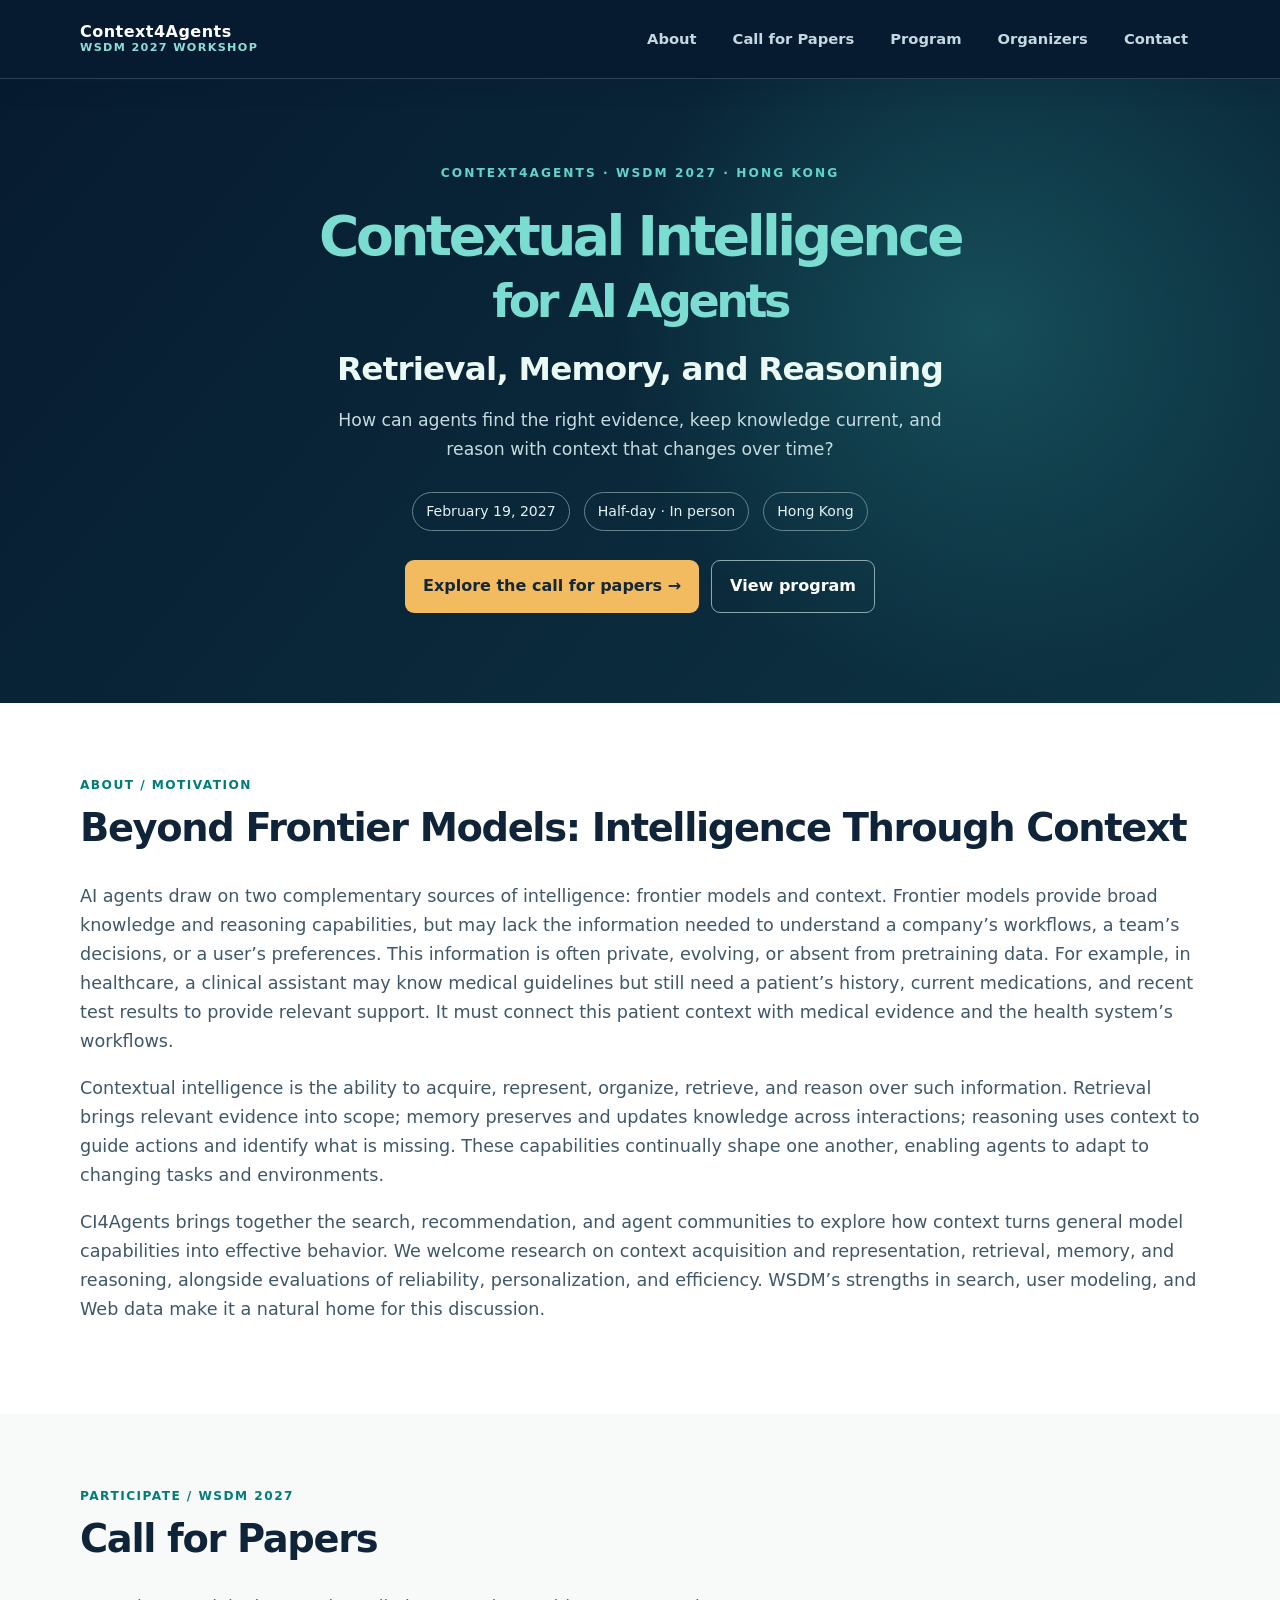
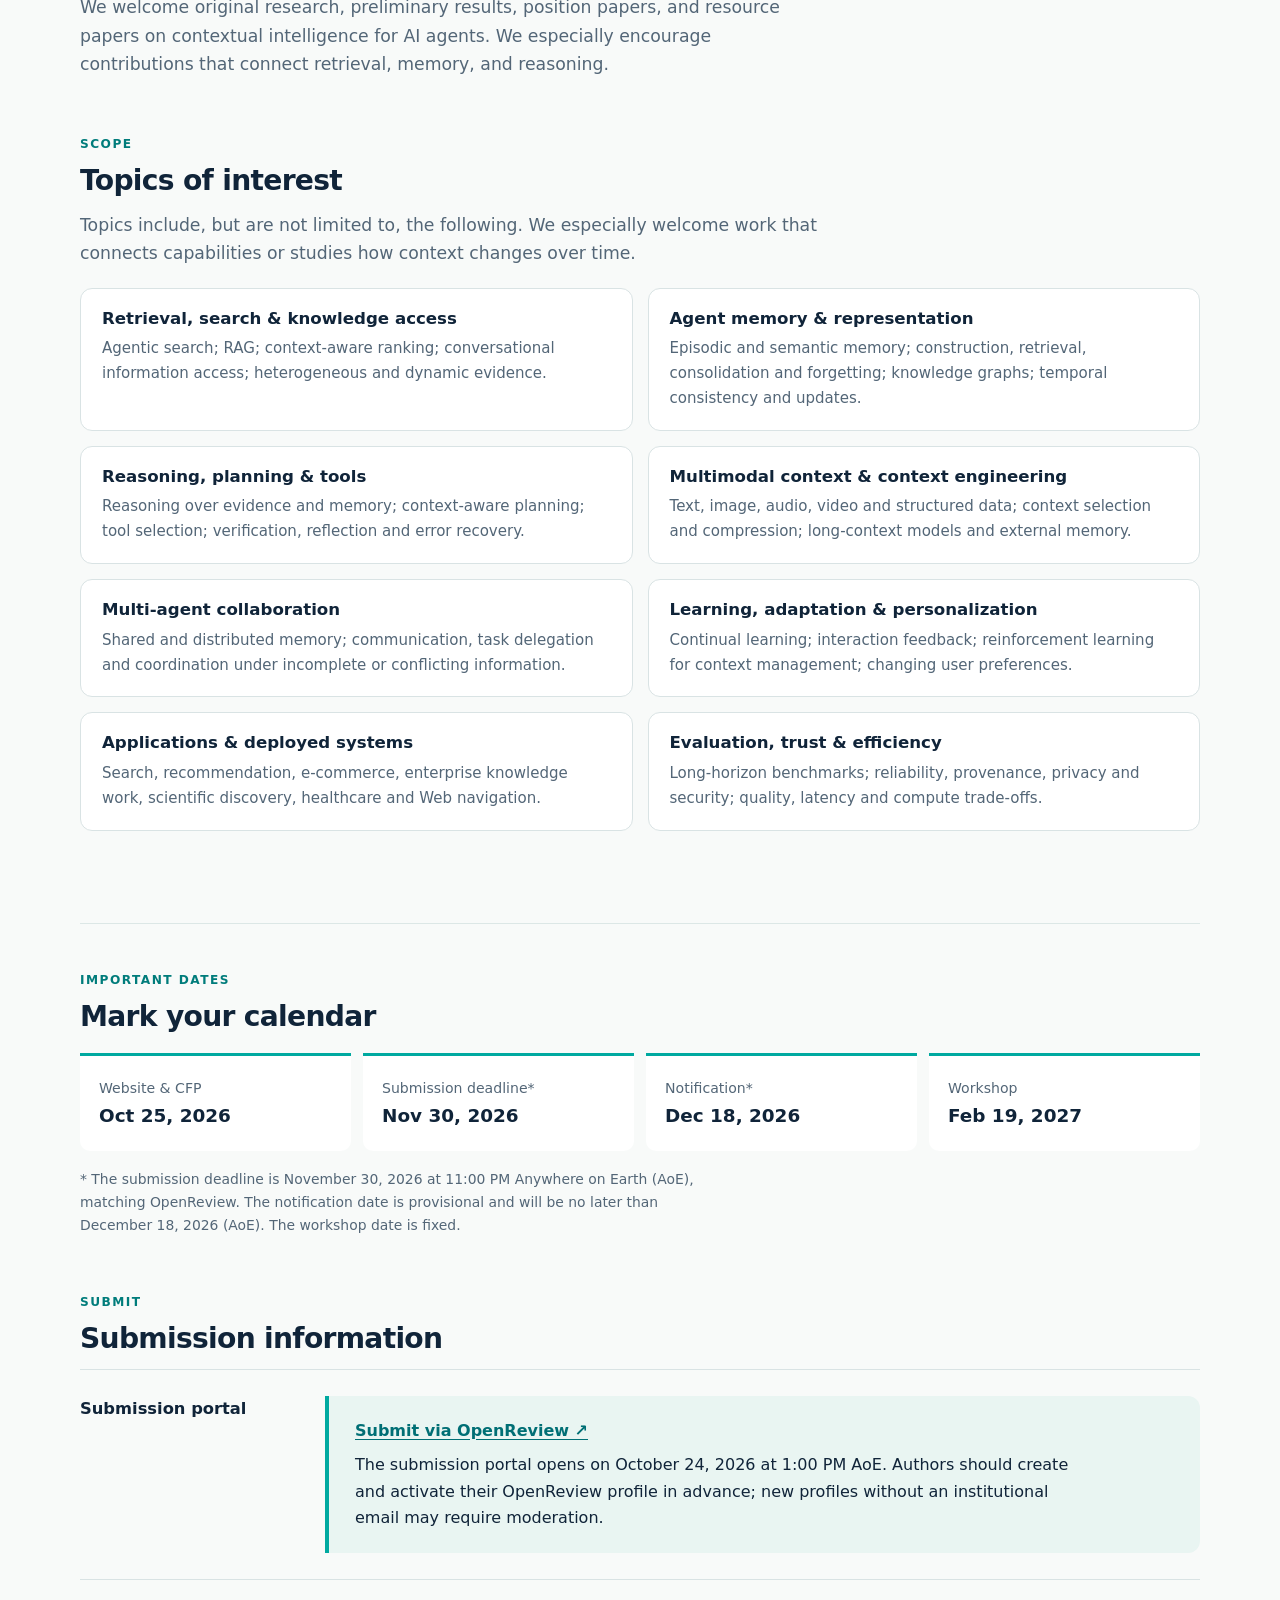
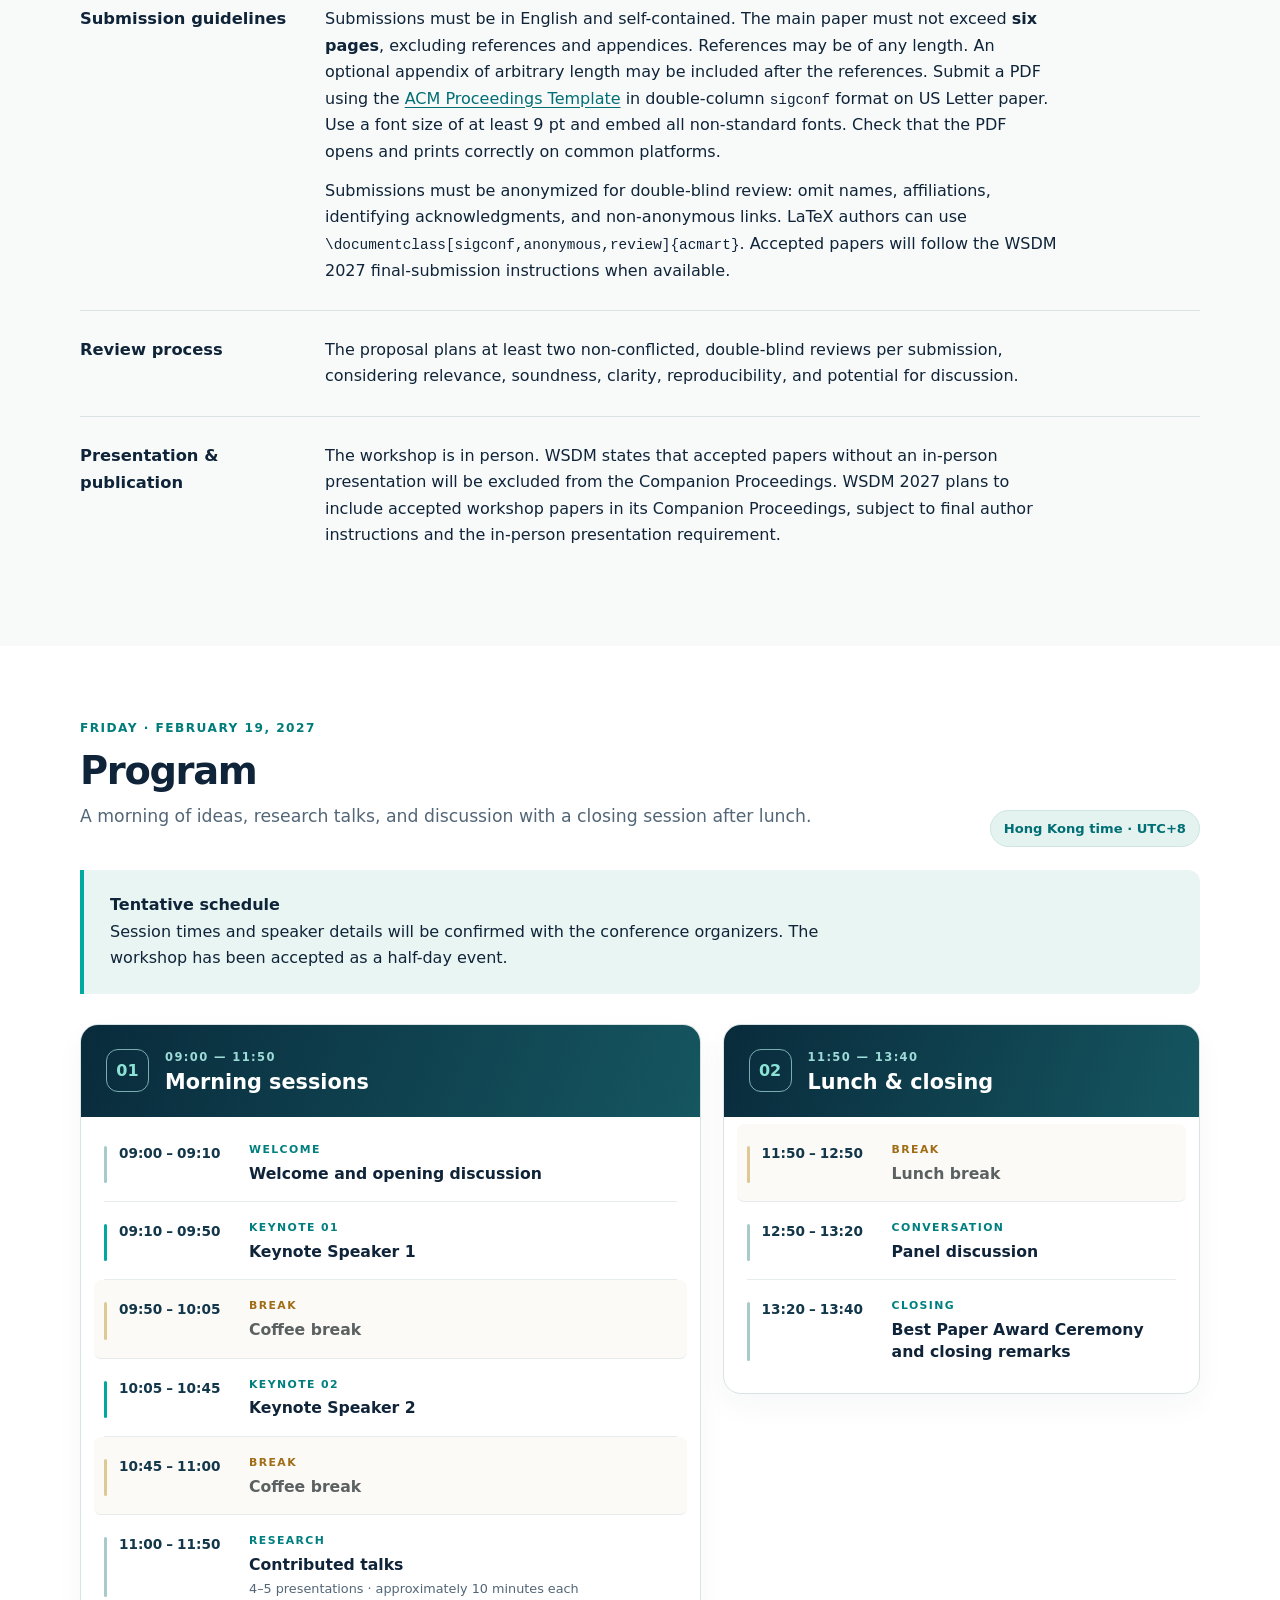
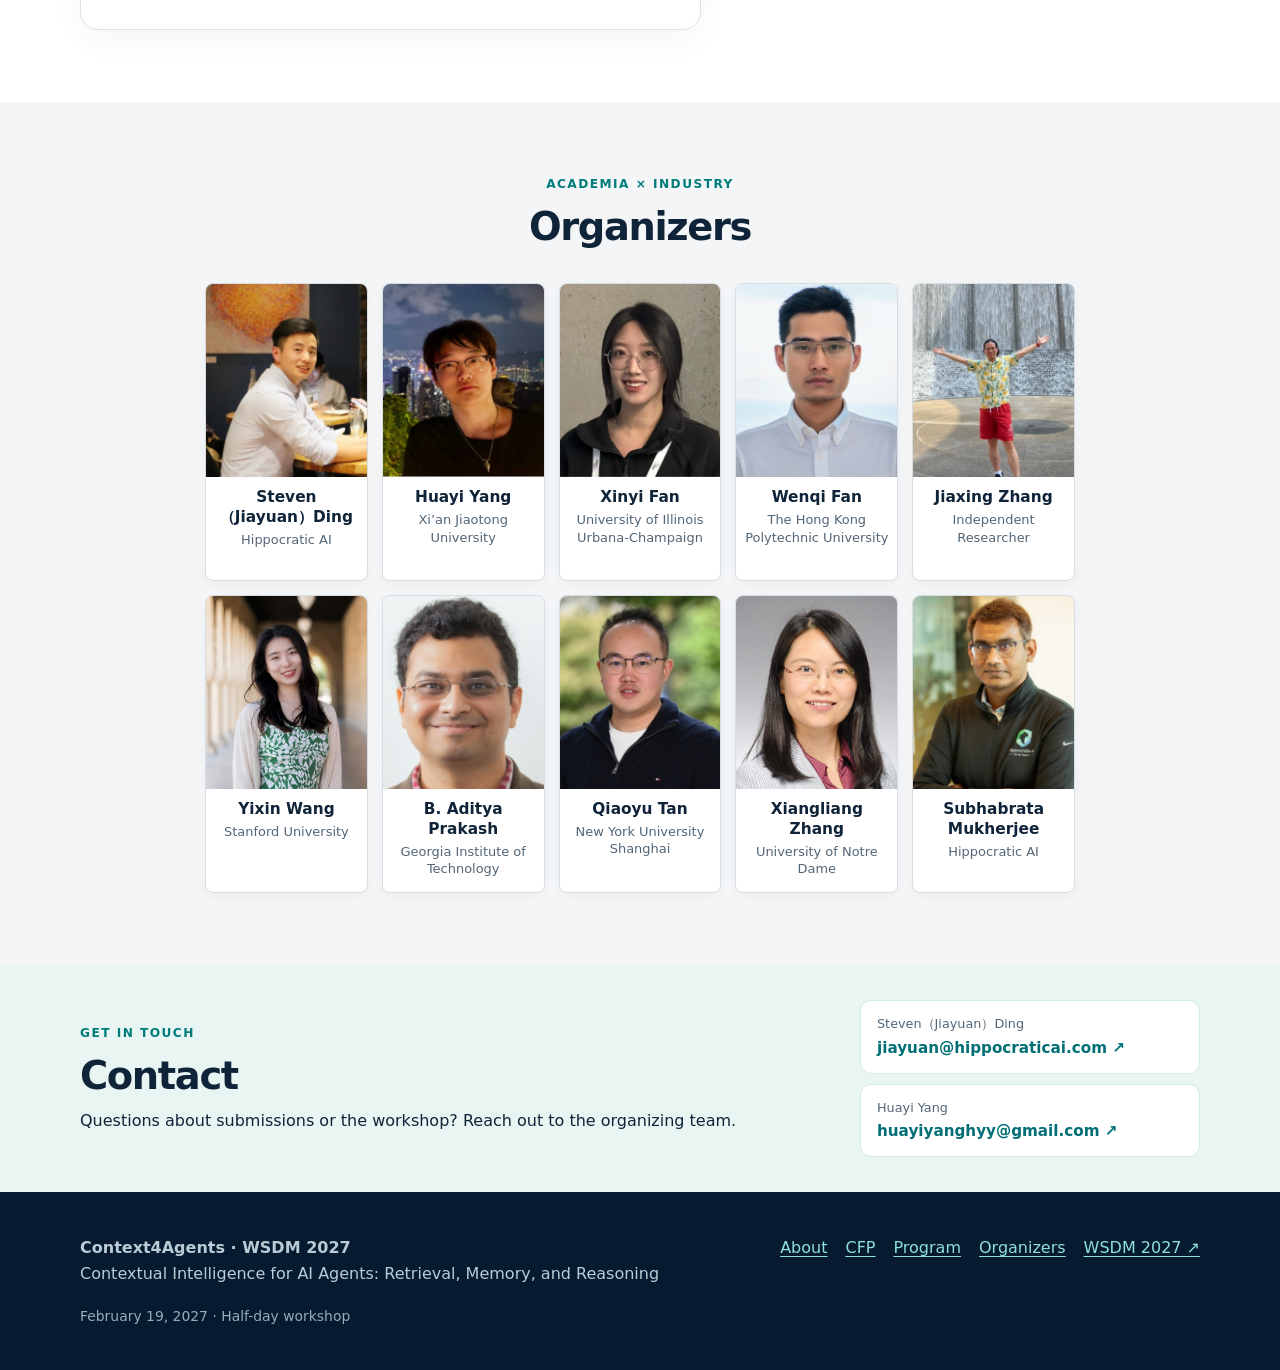
<file: index.html>
<!doctype html>
<html lang="en">
<head>
<meta charset="utf-8">
<meta name="viewport" content="width=device-width, initial-scale=1">
<meta name="description" content="Context4Agents: WSDM 2027 Workshop on Contextual Intelligence for AI Agents — Retrieval, Memory, and Reasoning. February 19, 2027 in Hong Kong.">
<title>Context4Agents · WSDM 2027 Workshop</title>
<link rel="stylesheet" href="styles.css?v=20261022-context4agents">
</head>
<body>
<a class="skip" href="#main">Skip to content</a><header class="site-header"><nav class="nav container" aria-label="Main navigation"><a class="brand" href="#home"><span>Context4Agents<small>WSDM 2027 Workshop</small></span></a><div class="nav-links">
<a href="#about">About</a><a href="#cfp">Call for Papers</a><a href="#program">Program</a><a href="#organizers">Organizers</a><a href="#contact">Contact</a>
</div></nav></header><main id="main"><section class="hero" id="home"><div class="container hero-inner">
<div>
<div class="eyebrow">Context4Agents · WSDM 2027 · Hong Kong</div>
<h1>
<span class="hero-title-main">Contextual Intelligence</span><span class="hero-title-second">for AI Agents</span>
</h1>
<p class="hero-subtitle">Retrieval, Memory, and Reasoning</p>
<p class="hero-lede">How can agents find the right evidence, keep knowledge current, and reason with context that changes over time?</p>
<div class="meta">
<span class="pill">February 19, 2027</span><span class="pill">Half-day · In person</span><span class="pill">Hong Kong</span>
</div>
<div class="actions">
<a class="button" href="#cfp">Explore the call for papers →</a><a class="button secondary" href="#program">View program</a>
</div>
</div>
</div></section><section class="section alt" id="about"><div class="container">
<div class="kicker">About / motivation</div>
<h2>Beyond Frontier Models: Intelligence Through Context</h2>
<p class="section-intro">AI agents draw on two complementary sources of intelligence: frontier models and context. Frontier models provide broad knowledge and reasoning capabilities, but may lack the information needed to understand a company’s workflows, a team’s decisions, or a user’s preferences. This information is often private, evolving, or absent from pretraining data. For example, in healthcare, a clinical assistant may know medical guidelines but still need a patient’s history, current medications, and recent test results to provide relevant support. It must connect this patient context with medical evidence and the health system’s workflows.</p>
<p class="section-intro">Contextual intelligence is the ability to acquire, represent, organize, retrieve, and reason over such information. Retrieval brings relevant evidence into scope; memory preserves and updates knowledge across interactions; reasoning uses context to guide actions and identify what is missing. These capabilities continually shape one another, enabling agents to adapt to changing tasks and environments.</p>
<p class="section-intro">CI4Agents brings together the search, recommendation, and agent communities to explore how context turns general model capabilities into effective behavior. We welcome research on context acquisition and representation, retrieval, memory, and reasoning, alongside evaluations of reliability, personalization, and efficiency. WSDM’s strengths in search, user modeling, and Web data make it a natural home for this discussion.</p>
</div></section><section class="section" id="cfp"><div class="container">
<div class="kicker">Participate / WSDM 2027</div>
<h2>Call for Papers</h2>
<p class="section-intro">We welcome original research, preliminary results, position papers, and resource papers on contextual intelligence for AI agents. We especially encourage contributions that connect retrieval, memory, and reasoning.</p>
<div id="topics" class="subsection">
<div class="kicker">Scope</div>
<h3 class="subhead">Topics of interest</h3>
<p class="section-intro">Topics include, but are not limited to, the following. We especially welcome work that connects capabilities or studies how context changes over time.</p>
<div class="topic-list">
<article class="topic"><h4>Retrieval, search &amp; knowledge access</h4>
<p>Agentic search; RAG; context-aware ranking; conversational information access; heterogeneous and dynamic evidence.</p></article><article class="topic"><h4>Agent memory &amp; representation</h4>
<p>Episodic and semantic memory; construction, retrieval, consolidation and forgetting; knowledge graphs; temporal consistency and updates.</p></article><article class="topic"><h4>Reasoning, planning &amp; tools</h4>
<p>Reasoning over evidence and memory; context-aware planning; tool selection; verification, reflection and error recovery.</p></article><article class="topic"><h4>Multimodal context &amp; context engineering</h4>
<p>Text, image, audio, video and structured data; context selection and compression; long-context models and external memory.</p></article><article class="topic"><h4>Multi-agent collaboration</h4>
<p>Shared and distributed memory; communication, task delegation and coordination under incomplete or conflicting information.</p></article><article class="topic"><h4>Learning, adaptation &amp; personalization</h4>
<p>Continual learning; interaction feedback; reinforcement learning for context management; changing user preferences.</p></article><article class="topic"><h4>Applications &amp; deployed systems</h4>
<p>Search, recommendation, e-commerce, enterprise knowledge work, scientific discovery, healthcare and Web navigation.</p></article><article class="topic"><h4>Evaluation, trust &amp; efficiency</h4>
<p>Long-horizon benchmarks; reliability, provenance, privacy and security; quality, latency and compute trade-offs.</p></article>
</div>
</div>
<div id="dates" class="subsection">
<div class="kicker">Important dates</div>
<h3 class="subhead">Mark your calendar</h3>
<div class="date-list">
<div class="date">
<span>Website &amp; CFP</span><strong>Oct 25, 2026</strong>
</div>
<div class="date">
<span>Submission deadline*</span><strong>Nov 30, 2026</strong>
</div>
<div class="date">
<span>Notification*</span><strong>Dec 18, 2026</strong>
</div>
<div class="date">
<span>Workshop</span><strong>Feb 19, 2027</strong>
</div>
</div>
<p class="fine">* The submission deadline is November 30, 2026 at 11:00 PM Anywhere on Earth (AoE), matching OpenReview. The notification date is provisional and will be no later than December 18, 2026 (AoE). The workshop date is fixed.</p>
</div>
<div id="submission" class="subsection">
<div class="kicker">Submit</div>
<h3 class="subhead">Submission information</h3>
<div class="details">
<h4>Submission portal</h4>
<div class="callout">
<strong><a href="https://openreview.net/group?id=WSDM/2027/Workshop/Context4Agents">Submit via OpenReview ↗</a></strong><p>The submission portal opens on October 24, 2026 at 1:00 PM AoE. Authors should create and activate their OpenReview profile in advance; new profiles without an institutional email may require moderation.</p>
</div>
</div>
<div class="details">
<h4>Submission guidelines</h4>
<div>
<p>Submissions must be in English and self-contained. The main paper must not exceed <strong>six pages</strong>, excluding references and appendices. References may be of any length. An optional appendix of arbitrary length may be included after the references. Submit a PDF using the <a href="https://www.acm.org/publications/proceedings-template">ACM Proceedings Template</a> in double-column <code>sigconf</code> format on US Letter paper. Use a font size of at least 9 pt and embed all non-standard fonts. Check that the PDF opens and prints correctly on common platforms.</p>
<p>Submissions must be anonymized for double-blind review: omit names, affiliations, identifying acknowledgments, and non-anonymous links. LaTeX authors can use <code>\documentclass[sigconf,anonymous,review]{acmart}</code>. Accepted papers will follow the WSDM 2027 final-submission instructions when available.</p>
</div>
</div>
<div class="details">
<h4>Review process</h4>
<p>The proposal plans at least two non-conflicted, double-blind reviews per submission, considering relevance, soundness, clarity, reproducibility, and potential for discussion.</p>
</div>
<div class="details">
<h4>Presentation &amp; publication</h4>
<p>The workshop is in person. WSDM states that accepted papers without an in-person presentation will be excluded from the Companion Proceedings. WSDM 2027 plans to include accepted workshop papers in its Companion Proceedings, subject to final author instructions and the in-person presentation requirement.</p>
</div>
</div>
</div></section><section class="section alt" id="program"><div class="container">
<div class="kicker">Friday · February 19, 2027</div>
<div class="schedule-heading">
<div>
<h2>Program</h2>
<p class="section-intro">A morning of ideas, research talks, and discussion with a closing session after lunch.</p>
</div>
<span class="schedule-zone">Hong Kong time · UTC+8</span>
</div>
<div class="callout schedule-notice">
<strong>Tentative schedule</strong><p>Session times and speaker details will be confirmed with the conference organizers. The workshop has been accepted as a half-day event.</p>
</div>
<div class="agenda">
<section class="agenda-block" aria-label="Morning sessions"><header class="agenda-block-head"><span class="agenda-index">01</span><div>
<p>09:00 — 11:50</p>
<h3>Morning sessions</h3>
</div></header><ol class="agenda-list">
<li class="agenda-item ">
<div class="agenda-time">
<time datetime="09:00">09:00</time><span>–</span><time datetime="09:10">09:10</time>
</div>
<div class="agenda-content">
<span class="agenda-type">Welcome</span><h4>Welcome and opening discussion</h4>
</div>
</li>
<li class="agenda-item agenda-keynote">
<div class="agenda-time">
<time datetime="09:10">09:10</time><span>–</span><time datetime="09:50">09:50</time>
</div>
<div class="agenda-content">
<span class="agenda-type">Keynote 01</span><h4>Keynote Speaker 1</h4>
</div>
</li>
<li class="agenda-item agenda-break">
<div class="agenda-time">
<time datetime="09:50">09:50</time><span>–</span><time datetime="10:05">10:05</time>
</div>
<div class="agenda-content">
<span class="agenda-type">Break</span><h4>Coffee break</h4>
</div>
</li>
<li class="agenda-item agenda-keynote">
<div class="agenda-time">
<time datetime="10:05">10:05</time><span>–</span><time datetime="10:45">10:45</time>
</div>
<div class="agenda-content">
<span class="agenda-type">Keynote 02</span><h4>Keynote Speaker 2</h4>
</div>
</li>
<li class="agenda-item agenda-break">
<div class="agenda-time">
<time datetime="10:45">10:45</time><span>–</span><time datetime="11:00">11:00</time>
</div>
<div class="agenda-content">
<span class="agenda-type">Break</span><h4>Coffee break</h4>
</div>
</li>
<li class="agenda-item ">
<div class="agenda-time">
<time datetime="11:00">11:00</time><span>–</span><time datetime="11:50">11:50</time>
</div>
<div class="agenda-content">
<span class="agenda-type">Research</span><h4>Contributed talks</h4>
<p>4–5 presentations · approximately 10 minutes each</p>
</div>
</li>
</ol></section><section class="agenda-block" aria-label="Lunch &amp; closing"><header class="agenda-block-head"><span class="agenda-index">02</span><div>
<p>11:50 — 13:40</p>
<h3>Lunch &amp; closing</h3>
</div></header><ol class="agenda-list">
<li class="agenda-item agenda-break">
<div class="agenda-time">
<time datetime="11:50">11:50</time><span>–</span><time datetime="12:50">12:50</time>
</div>
<div class="agenda-content">
<span class="agenda-type">Break</span><h4>Lunch break</h4>
</div>
</li>
<li class="agenda-item ">
<div class="agenda-time">
<time datetime="12:50">12:50</time><span>–</span><time datetime="13:20">13:20</time>
</div>
<div class="agenda-content">
<span class="agenda-type">Conversation</span><h4>Panel discussion</h4>
</div>
</li>
<li class="agenda-item ">
<div class="agenda-time">
<time datetime="13:20">13:20</time><span>–</span><time datetime="13:40">13:40</time>
</div>
<div class="agenda-content">
<span class="agenda-type">Closing</span><h4>Best Paper Award Ceremony and closing remarks</h4>
</div>
</li>
</ol></section>
</div>
<!-- Keynote speaker profiles will be added when invitations and availability are confirmed. -->
</div></section><section class="section" id="organizers"><div class="container">
<div class="kicker">Academia × industry</div>
<h2>Organizers</h2>
<div class="people">
<a class="person" href="https://www.linkedin.com/in/jiayuand/" target="_blank" rel="noopener noreferrer"><span class="portrait"><img src="assets/organizers/jiayuan-ding.jpg" alt="Portrait of Steven（Jiayuan）Ding" loading="lazy"><span class="portrait-arrow" aria-hidden="true">→</span></span><strong>Steven（Jiayuan）Ding</strong><span>Hippocratic AI</span></a><a class="person" href="https://www.linkedin.com/in/huayi-yang-17ab91421/" target="_blank" rel="noopener noreferrer"><span class="portrait"><img src="assets/organizers/huayi-yang.jpg" alt="Portrait of Huayi Yang" loading="lazy"><span class="portrait-arrow" aria-hidden="true">→</span></span><strong>Huayi Yang</strong><span>Xi’an Jiaotong University</span></a><a class="person" href="https://www.linkedin.com/in/xinyicynthiafan/" target="_blank" rel="noopener noreferrer"><span class="portrait"><img src="assets/organizers/xinyi-fan.jpg" alt="Portrait of Xinyi Fan" loading="lazy"><span class="portrait-arrow" aria-hidden="true">→</span></span><strong>Xinyi Fan</strong><span>University of Illinois Urbana-Champaign</span></a><a class="person" href="https://www.linkedin.com/in/wenqi-fan-a425a7196/" target="_blank" rel="noopener noreferrer"><span class="portrait"><img src="assets/organizers/wenqi-fan.jpg" alt="Portrait of Wenqi Fan" loading="lazy"><span class="portrait-arrow" aria-hidden="true">→</span></span><strong>Wenqi Fan</strong><span>The Hong Kong Polytechnic University</span></a><a class="person" href="https://www.linkedin.com/in/jiaxing-zhang-45593b156/" target="_blank" rel="noopener noreferrer"><span class="portrait"><img src="assets/organizers/jiaxing-zhang.jpg" alt="Portrait of Jiaxing Zhang" loading="lazy"><span class="portrait-arrow" aria-hidden="true">→</span></span><strong>Jiaxing Zhang</strong><span>Independent Researcher</span></a><a class="person" href="https://www.linkedin.com/in/yixin-wang-a1ab60248/" target="_blank" rel="noopener noreferrer"><span class="portrait"><img src="assets/organizers/yixin-wang.jpg" alt="Portrait of Yixin Wang" loading="lazy"><span class="portrait-arrow" aria-hidden="true">→</span></span><strong>Yixin Wang</strong><span>Stanford University</span></a><a class="person" href="https://www.linkedin.com/in/badityap/" target="_blank" rel="noopener noreferrer"><span class="portrait"><img src="assets/organizers/b.-aditya-prakash.jpg" alt="Portrait of B. Aditya Prakash" loading="lazy"><span class="portrait-arrow" aria-hidden="true">→</span></span><strong>B. Aditya Prakash</strong><span>Georgia Institute of Technology</span></a><a class="person" href="https://www.linkedin.com/in/qiaoyu-tan-7778a9149/" target="_blank" rel="noopener noreferrer"><span class="portrait"><img src="assets/organizers/qiaoyu-tan.jpg" alt="Portrait of Qiaoyu Tan" loading="lazy"><span class="portrait-arrow" aria-hidden="true">→</span></span><strong>Qiaoyu Tan</strong><span>New York University Shanghai</span></a><a class="person" href="https://www.linkedin.com/in/xiangliangzhang/" target="_blank" rel="noopener noreferrer"><span class="portrait"><img src="assets/organizers/xiangliang-zhang.jpg" alt="Portrait of Xiangliang Zhang" loading="lazy"><span class="portrait-arrow" aria-hidden="true">→</span></span><strong>Xiangliang Zhang</strong><span>University of Notre Dame</span></a><a class="person" href="https://www.linkedin.com/in/subho87/" target="_blank" rel="noopener noreferrer"><span class="portrait"><img src="assets/organizers/subhabrata-mukherjee.jpg" alt="Portrait of Subhabrata Mukherjee" loading="lazy"><span class="portrait-arrow" aria-hidden="true">→</span></span><strong>Subhabrata Mukherjee</strong><span>Hippocratic AI</span></a>
</div>
</div></section><section class="banner" id="contact"><div class="container contact-inner">
<div>
<div class="kicker">Get in touch</div>
<h2>Contact</h2>
<p>Questions about submissions or the workshop? Reach out to the organizing team.</p>
</div>
<div class="contact-list">
<a href="mailto:jiayuan@hippocraticai.com"><span>Steven（Jiayuan）Ding</span><strong>jiayuan@hippocraticai.com ↗</strong></a><a href="mailto:huayiyanghyy@gmail.com"><span>Huayi Yang</span><strong>huayiyanghyy@gmail.com ↗</strong></a>
</div>
</div></section></main><footer class="site-footer"><div class="container footer-inner">
<div>
<strong>Context4Agents · WSDM 2027</strong><p>Contextual Intelligence for AI Agents: Retrieval, Memory, and Reasoning</p>
<p class="fine">February 19, 2027 · Half-day workshop</p>
</div>
<div class="footer-links">
<a href="#about">About</a><a href="#cfp">CFP</a><a href="#program">Program</a><a href="#organizers">Organizers</a><a href="https://www.wsdm-conference.org/2027/">WSDM 2027 ↗</a>
</div>
</div></footer>
</body>
</html>
</file>
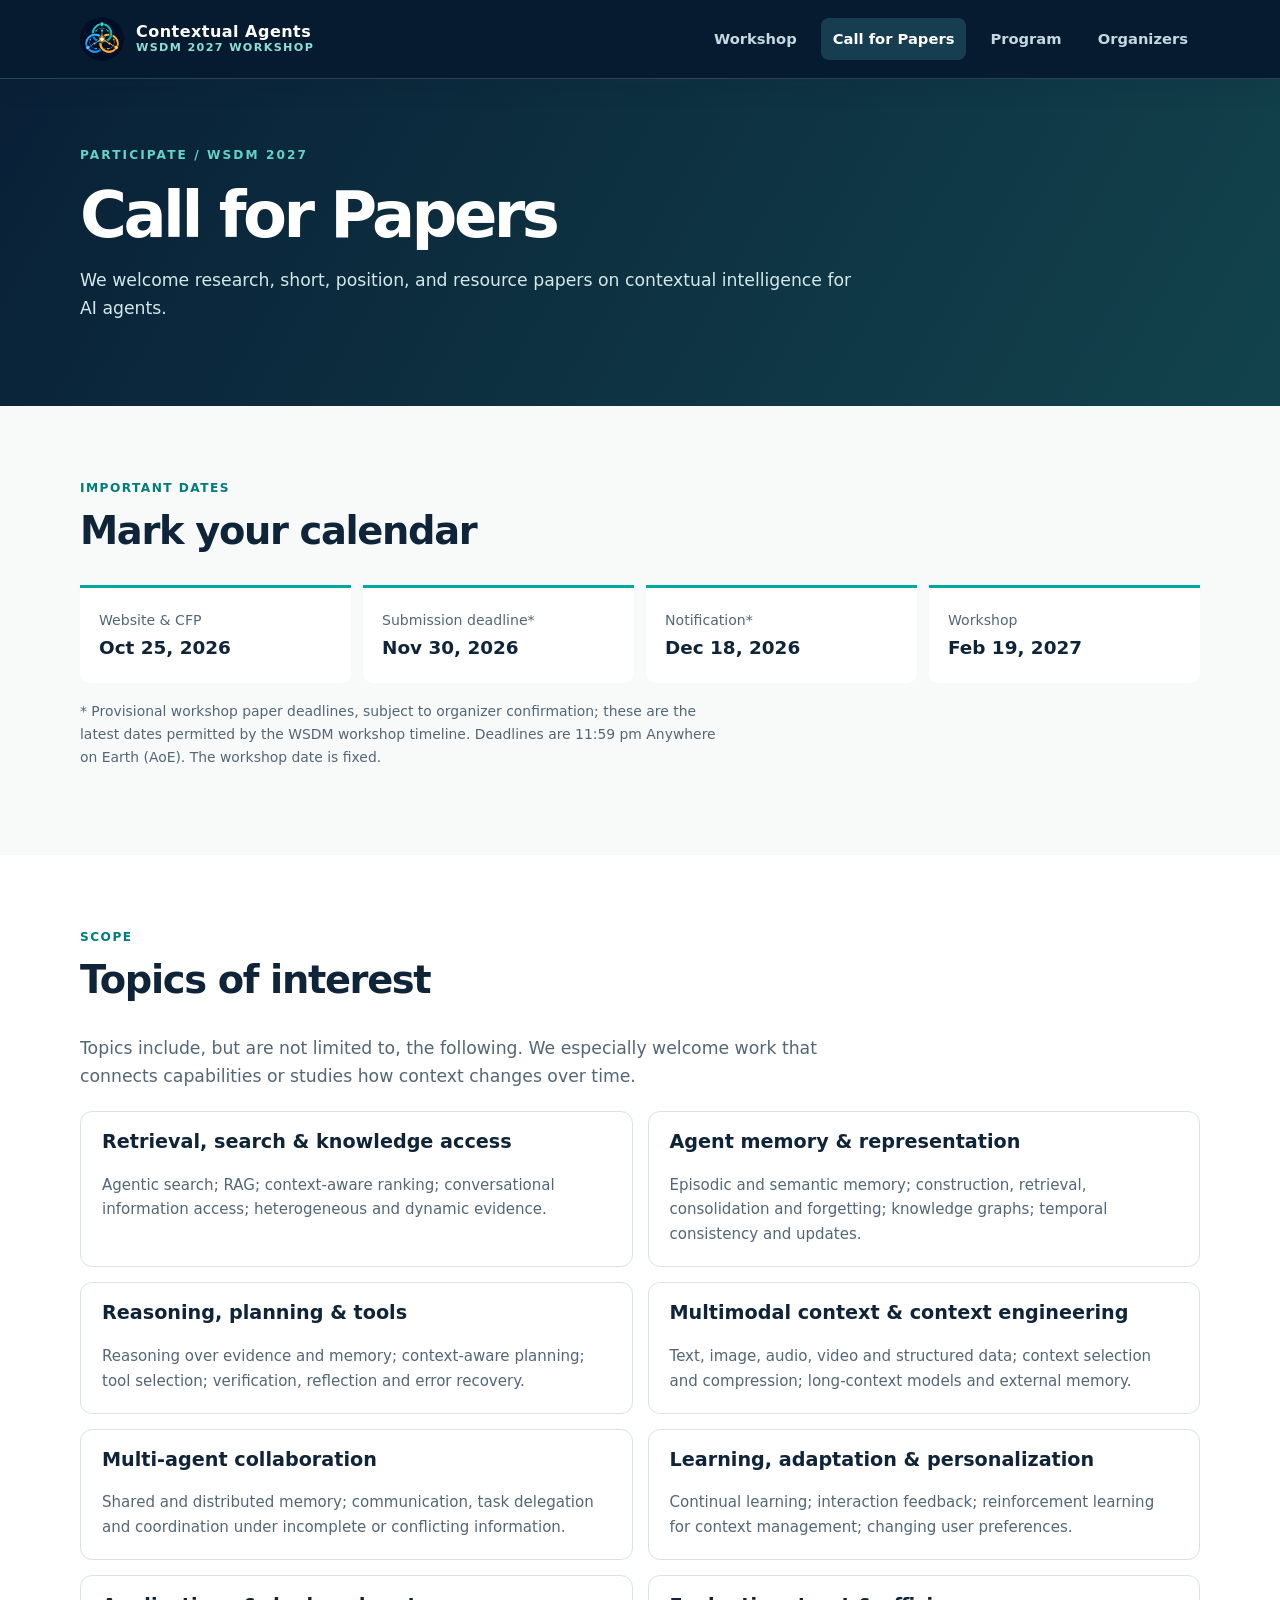
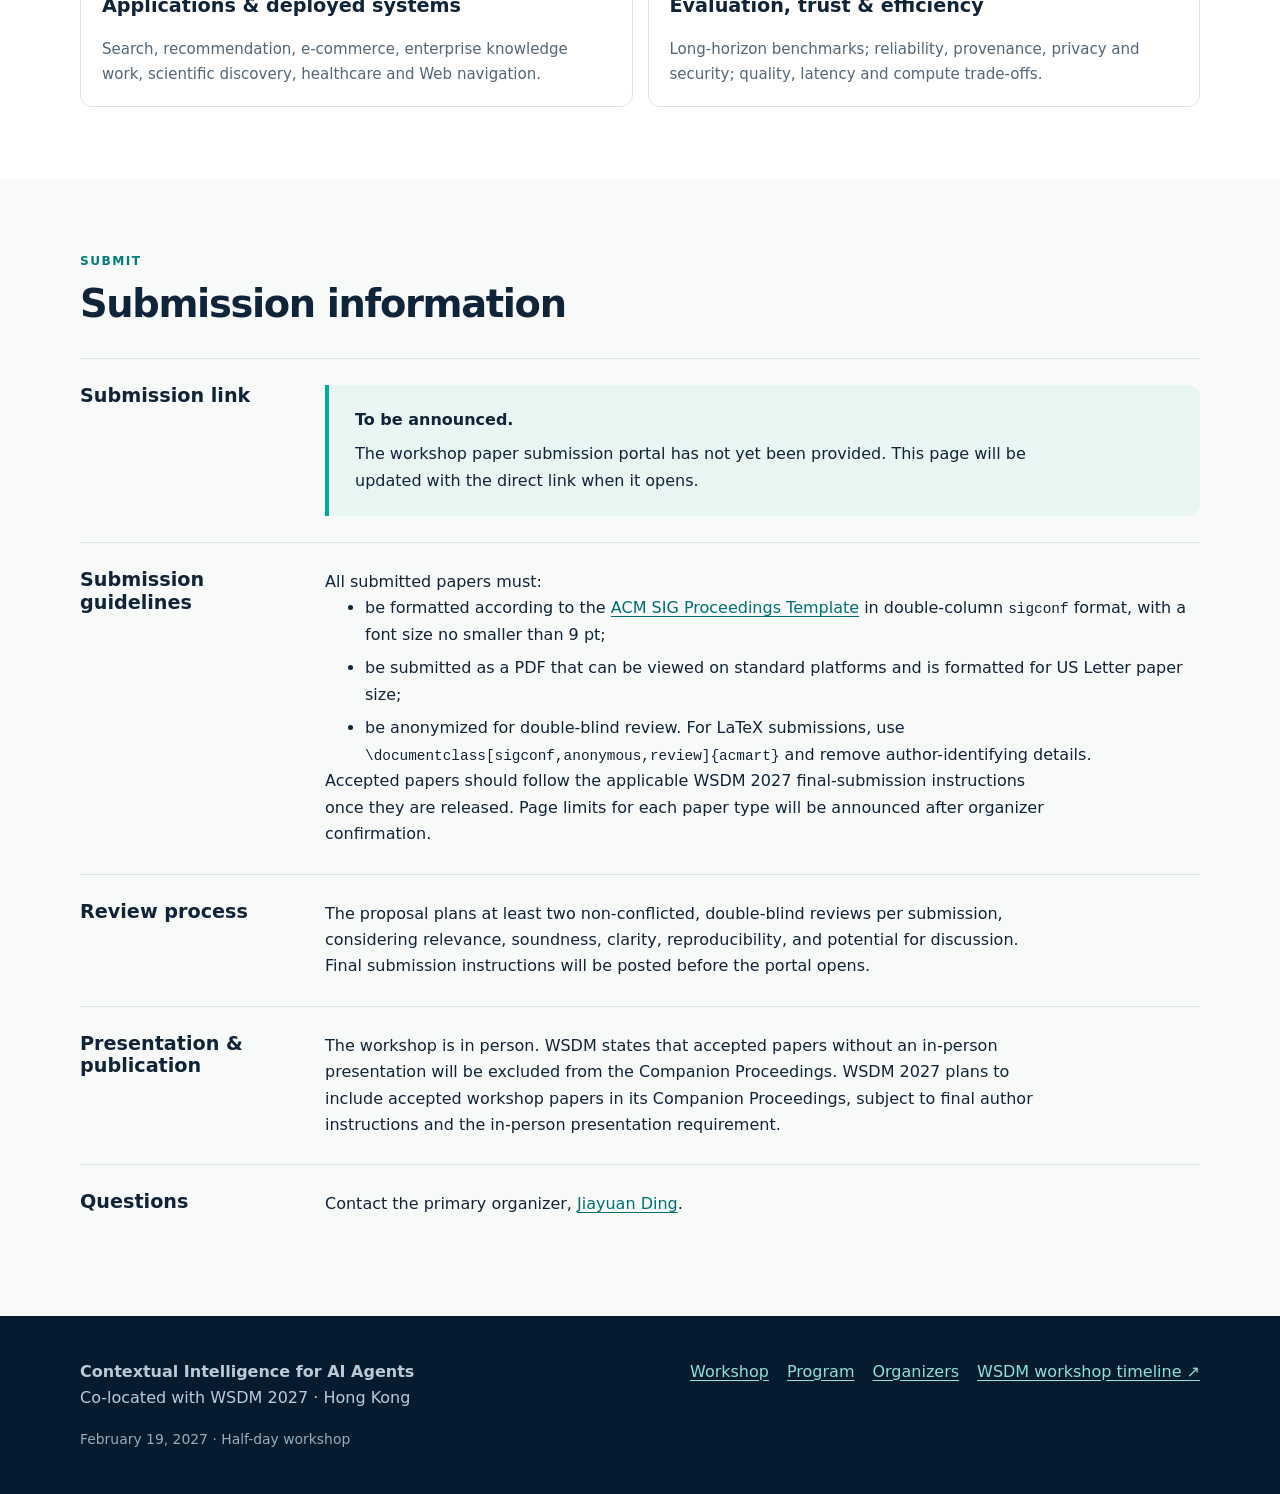
<file: cfp.html>
<!doctype html><html lang="en"><head><meta charset="utf-8"><meta name="viewport" content="width=device-width, initial-scale=1"><meta name="description" content="Call for papers and important dates for the WSDM 2027 Contextual Intelligence for AI Agents workshop."><title>Call for Papers · Contextual Agents @ WSDM 2027</title><link rel="icon" href="assets/contextual-agents-mark.png"><link rel="stylesheet" href="styles.css"></head><body><a class="skip" href="#main">Skip to content</a><header class="site-header"><nav class="nav container" aria-label="Main navigation"><a class="brand" href="./"><img src="assets/contextual-agents-mark.png" alt=""><span>Contextual Agents<small>WSDM 2027 Workshop</small></span></a><div class="nav-links"><a href="./">Workshop</a><a href="cfp.html" aria-current="page">Call for Papers</a><a href="program.html">Program</a><a href="organizers.html">Organizers</a></div></nav></header><main id="main"><section class="page-head"><div class="container"><div class="eyebrow">Participate / WSDM 2027</div><h1>Call for Papers</h1><p>We welcome research, short, position, and resource papers on contextual intelligence for AI agents.</p></div></section><section class="section"><div class="container"><div class="kicker">Important dates</div><h2>Mark your calendar</h2><div class="date-list"><div class="date"><span>Website &amp; CFP</span><strong>Oct 25, 2026</strong></div><div class="date"><span>Submission deadline*</span><strong>Nov 30, 2026</strong></div><div class="date"><span>Notification*</span><strong>Dec 18, 2026</strong></div><div class="date"><span>Workshop</span><strong>Feb 19, 2027</strong></div></div><p class="fine">* Provisional workshop paper deadlines, subject to organizer confirmation; these are the latest dates permitted by the WSDM workshop timeline. Deadlines are 11:59 pm Anywhere on Earth (AoE). The workshop date is fixed.</p></div></section><section class="section alt" id="topics"><div class="container"><div class="kicker">Scope</div><h2>Topics of interest</h2><p class="section-intro">Topics include, but are not limited to, the following. We especially welcome work that connects capabilities or studies how context changes over time.</p><div class="topic-list"><article class="topic"><h3>Retrieval, search &amp; knowledge access</h3><p>Agentic search; RAG; context-aware ranking; conversational information access; heterogeneous and dynamic evidence.</p></article><article class="topic"><h3>Agent memory &amp; representation</h3><p>Episodic and semantic memory; construction, retrieval, consolidation and forgetting; knowledge graphs; temporal consistency and updates.</p></article><article class="topic"><h3>Reasoning, planning &amp; tools</h3><p>Reasoning over evidence and memory; context-aware planning; tool selection; verification, reflection and error recovery.</p></article><article class="topic"><h3>Multimodal context &amp; context engineering</h3><p>Text, image, audio, video and structured data; context selection and compression; long-context models and external memory.</p></article><article class="topic"><h3>Multi-agent collaboration</h3><p>Shared and distributed memory; communication, task delegation and coordination under incomplete or conflicting information.</p></article><article class="topic"><h3>Learning, adaptation &amp; personalization</h3><p>Continual learning; interaction feedback; reinforcement learning for context management; changing user preferences.</p></article><article class="topic"><h3>Applications &amp; deployed systems</h3><p>Search, recommendation, e-commerce, enterprise knowledge work, scientific discovery, healthcare and Web navigation.</p></article><article class="topic"><h3>Evaluation, trust &amp; efficiency</h3><p>Long-horizon benchmarks; reliability, provenance, privacy and security; quality, latency and compute trade-offs.</p></article></div></div></section><section class="section" id="submission"><div class="container"><div class="kicker">Submit</div><h2>Submission information</h2><div class="details"><h3>Submission link</h3><div class="callout"><strong>To be announced.</strong><p>The workshop paper submission portal has not yet been provided. This page will be updated with the direct link when it opens.</p></div></div><div class="details"><h3>Submission guidelines</h3><div><p>All submitted papers must:</p><ul><li>be formatted according to the <a href="https://www.acm.org/publications/proceedings-template">ACM SIG Proceedings Template</a> in double-column <code>sigconf</code> format, with a font size no smaller than 9 pt;</li><li>be submitted as a PDF that can be viewed on standard platforms and is formatted for US Letter paper size;</li><li>be anonymized for double-blind review. For LaTeX submissions, use <code>\documentclass[sigconf,anonymous,review]{acmart}</code> and remove author-identifying details.</li></ul><p>Accepted papers should follow the applicable WSDM 2027 final-submission instructions once they are released. Page limits for each paper type will be announced after organizer confirmation.</p></div></div><div class="details"><h3>Review process</h3><p>The proposal plans at least two non-conflicted, double-blind reviews per submission, considering relevance, soundness, clarity, reproducibility, and potential for discussion. Final submission instructions will be posted before the portal opens.</p></div><div class="details"><h3>Presentation &amp; publication</h3><p>The workshop is in person. WSDM states that accepted papers without an in-person presentation will be excluded from the Companion Proceedings. WSDM 2027 plans to include accepted workshop papers in its Companion Proceedings, subject to final author instructions and the in-person presentation requirement.</p></div><div class="details"><h3>Questions</h3><p>Contact the primary organizer, <a href="mailto:jiayuan@hippocraticai.com">Jiayuan Ding</a>.</p></div></div></section></main><footer class="site-footer"><div class="container footer-inner"><div><strong>Contextual Intelligence for AI Agents</strong><p>Co-located with WSDM 2027 · Hong Kong</p><p class="fine">February 19, 2027 · Half-day workshop</p></div><div class="footer-links"><a href="./">Workshop</a><a href="program.html">Program</a><a href="organizers.html">Organizers</a><a href="https://www.wsdm-conference.org/2027/cfworkshops.html">WSDM workshop timeline ↗</a></div></div></footer></body></html>
</file>
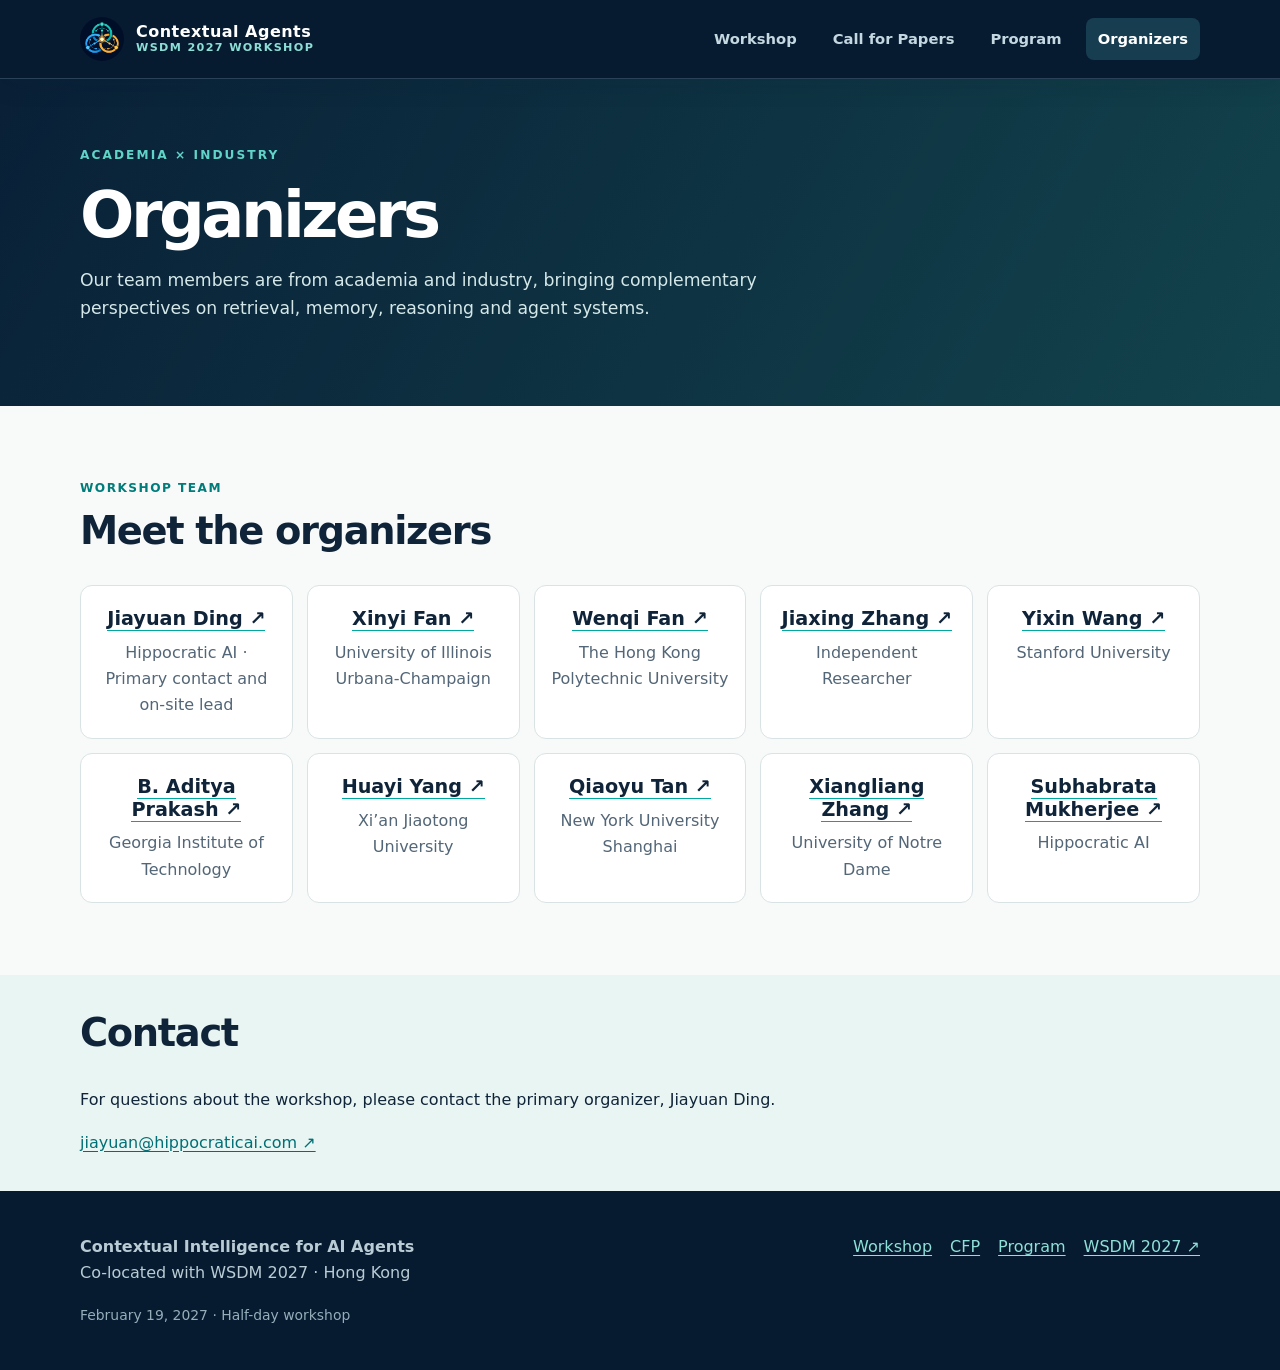
<file: organizers.html>
<!doctype html><html lang="en"><head><meta charset="utf-8"><meta name="viewport" content="width=device-width, initial-scale=1"><meta name="description" content="Organizers of the WSDM 2027 workshop on Contextual Intelligence for AI Agents."><title>Organizers · Contextual Agents @ WSDM 2027</title><link rel="icon" href="assets/contextual-agents-mark.png"><link rel="stylesheet" href="styles.css"></head><body><a class="skip" href="#main">Skip to content</a><header class="site-header"><nav class="nav container" aria-label="Main navigation"><a class="brand" href="./"><img src="assets/contextual-agents-mark.png" alt=""><span>Contextual Agents<small>WSDM 2027 Workshop</small></span></a><div class="nav-links"><a href="./">Workshop</a><a href="cfp.html">Call for Papers</a><a href="program.html">Program</a><a href="organizers.html" aria-current="page">Organizers</a></div></nav></header><main id="main"><section class="page-head"><div class="container"><div class="eyebrow">Academia × industry</div><h1>Organizers</h1><p>Our team members are from academia and industry, bringing complementary perspectives on retrieval, memory, reasoning and agent systems.</p></div></section><section class="section"><div class="container"><div class="kicker">Workshop team</div><h2>Meet the organizers</h2><div class="people"><article class="person"><h3><a class="person-link" href="https://www.linkedin.com/" target="_blank" rel="noopener noreferrer" data-linkedin-todo="jiayuan-ding" title="LinkedIn profile link to be added">Jiayuan Ding ↗</a></h3><p>Hippocratic AI · Primary contact and on-site lead</p></article><article class="person"><h3><a class="person-link" href="https://www.linkedin.com/" target="_blank" rel="noopener noreferrer" data-linkedin-todo="xinyi-fan" title="LinkedIn profile link to be added">Xinyi Fan ↗</a></h3><p>University of Illinois Urbana-Champaign</p></article><article class="person"><h3><a class="person-link" href="https://www.linkedin.com/" target="_blank" rel="noopener noreferrer" data-linkedin-todo="wenqi-fan" title="LinkedIn profile link to be added">Wenqi Fan ↗</a></h3><p>The Hong Kong Polytechnic University</p></article><article class="person"><h3><a class="person-link" href="https://www.linkedin.com/" target="_blank" rel="noopener noreferrer" data-linkedin-todo="jiaxing-zhang" title="LinkedIn profile link to be added">Jiaxing Zhang ↗</a></h3><p>Independent Researcher</p></article><article class="person"><h3><a class="person-link" href="https://www.linkedin.com/" target="_blank" rel="noopener noreferrer" data-linkedin-todo="yixin-wang" title="LinkedIn profile link to be added">Yixin Wang ↗</a></h3><p>Stanford University</p></article><article class="person"><h3><a class="person-link" href="https://www.linkedin.com/" target="_blank" rel="noopener noreferrer" data-linkedin-todo="b-aditya-prakash" title="LinkedIn profile link to be added">B. Aditya Prakash ↗</a></h3><p>Georgia Institute of Technology</p></article><article class="person"><h3><a class="person-link" href="https://www.linkedin.com/" target="_blank" rel="noopener noreferrer" data-linkedin-todo="huayi-yang" title="LinkedIn profile link to be added">Huayi Yang ↗</a></h3><p>Xi’an Jiaotong University</p></article><article class="person"><h3><a class="person-link" href="https://www.linkedin.com/" target="_blank" rel="noopener noreferrer" data-linkedin-todo="qiaoyu-tan" title="LinkedIn profile link to be added">Qiaoyu Tan ↗</a></h3><p>New York University Shanghai</p></article><article class="person"><h3><a class="person-link" href="https://www.linkedin.com/" target="_blank" rel="noopener noreferrer" data-linkedin-todo="xiangliang-zhang" title="LinkedIn profile link to be added">Xiangliang Zhang ↗</a></h3><p>University of Notre Dame</p></article><article class="person"><h3><a class="person-link" href="https://www.linkedin.com/" target="_blank" rel="noopener noreferrer" data-linkedin-todo="subhabrata-mukherjee" title="LinkedIn profile link to be added">Subhabrata Mukherjee ↗</a></h3><p>Hippocratic AI</p></article></div></div></section><section class="banner"><div class="container"><h2>Contact</h2><p>For questions about the workshop, please contact the primary organizer, Jiayuan Ding.</p><a href="mailto:jiayuan@hippocraticai.com">jiayuan@hippocraticai.com ↗</a></div></section></main><footer class="site-footer"><div class="container footer-inner"><div><strong>Contextual Intelligence for AI Agents</strong><p>Co-located with WSDM 2027 · Hong Kong</p><p class="fine">February 19, 2027 · Half-day workshop</p></div><div class="footer-links"><a href="./">Workshop</a><a href="cfp.html">CFP</a><a href="program.html">Program</a><a href="https://www.wsdm-conference.org/2027/">WSDM 2027 ↗</a></div></div></footer></body></html>
</file>
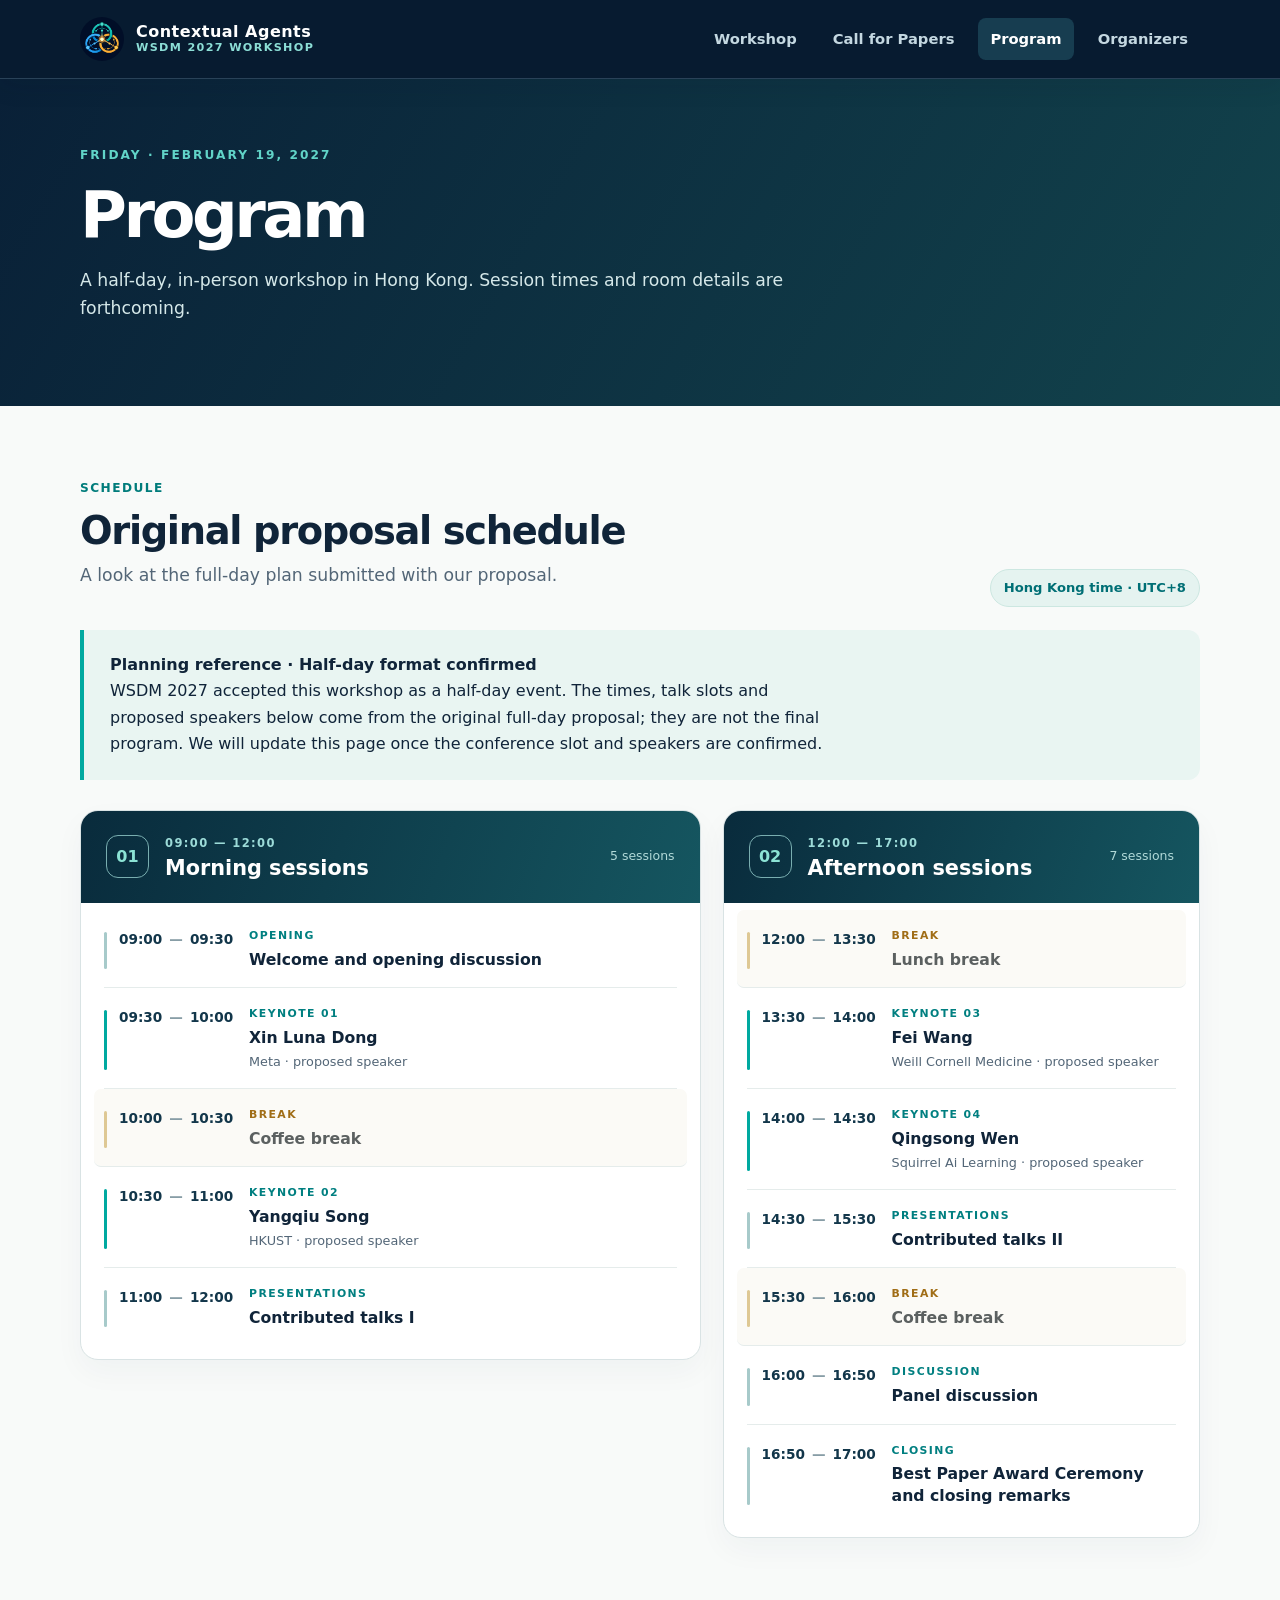
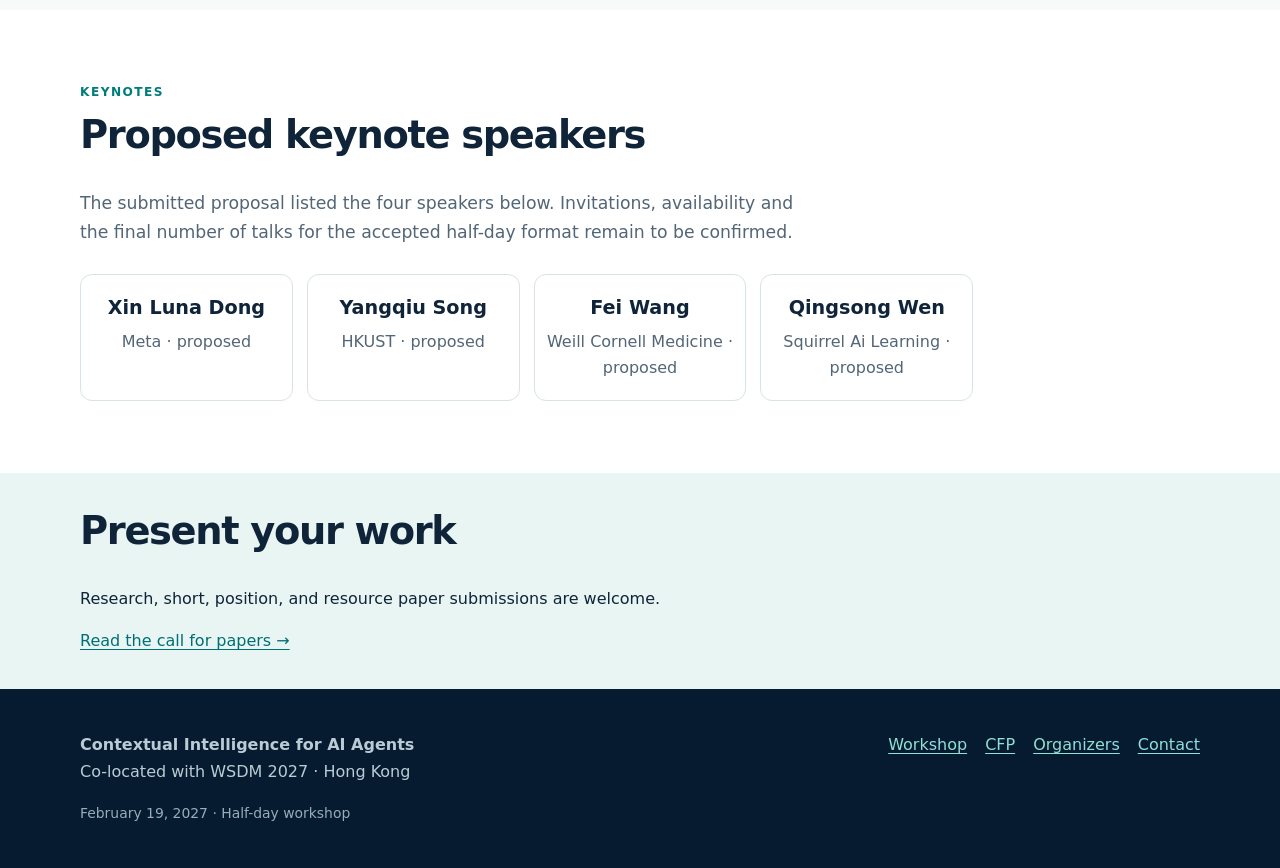
<file: program.html>
<!doctype html><html lang="en"><head><meta charset="utf-8"><meta name="viewport" content="width=device-width, initial-scale=1"><meta name="description" content="Program and keynote information for the WSDM 2027 Contextual Intelligence for AI Agents workshop."><title>Program · Contextual Agents @ WSDM 2027</title><link rel="icon" href="assets/contextual-agents-mark.png"><link rel="stylesheet" href="styles.css"></head><body><a class="skip" href="#main">Skip to content</a><header class="site-header"><nav class="nav container" aria-label="Main navigation"><a class="brand" href="./"><img src="assets/contextual-agents-mark.png" alt=""><span>Contextual Agents<small>WSDM 2027 Workshop</small></span></a><div class="nav-links"><a href="./">Workshop</a><a href="cfp.html">Call for Papers</a><a href="program.html" aria-current="page">Program</a><a href="organizers.html">Organizers</a></div></nav></header><main id="main"><section class="page-head"><div class="container"><div class="eyebrow">Friday · February 19, 2027</div><h1>Program</h1><p>A half-day, in-person workshop in Hong Kong. Session times and room details are forthcoming.</p></div></section><section class="section"><div class="container"><div class="kicker">Schedule</div><div class="schedule-heading"><div><h2>Original proposal schedule</h2><p class="section-intro">A look at the full-day plan submitted with our proposal.</p></div><span class="schedule-zone">Hong Kong time · UTC+8</span></div><div class="callout schedule-notice"><strong>Planning reference · Half-day format confirmed</strong><p>WSDM 2027 accepted this workshop as a half-day event. The times, talk slots and proposed speakers below come from the original full-day proposal; they are not the final program. We will update this page once the conference slot and speakers are confirmed.</p></div><div class="agenda"><section class="agenda-block" aria-labelledby="morning"><header class="agenda-block-head"><span class="agenda-index">01</span><div><p>09:00 — 12:00</p><h3 id="morning">Morning sessions</h3></div><span class="agenda-block-count">5 sessions</span></header><ol class="agenda-list"><li class="agenda-item agenda-normal"><div class="agenda-time"><time datetime="09:00">09:00</time><span class="agenda-dash">—</span><time datetime="09:30">09:30</time></div><div class="agenda-content"><span class="agenda-type">Opening</span><h4>Welcome and opening discussion</h4></div></li><li class="agenda-item agenda-keynote"><div class="agenda-time"><time datetime="09:30">09:30</time><span class="agenda-dash">—</span><time datetime="10:00">10:00</time></div><div class="agenda-content"><span class="agenda-type">Keynote 01</span><h4>Xin Luna Dong</h4><p class="agenda-sub">Meta · proposed speaker</p></div></li><li class="agenda-item agenda-break"><div class="agenda-time"><time datetime="10:00">10:00</time><span class="agenda-dash">—</span><time datetime="10:30">10:30</time></div><div class="agenda-content"><span class="agenda-type">Break</span><h4>Coffee break</h4></div></li><li class="agenda-item agenda-keynote"><div class="agenda-time"><time datetime="10:30">10:30</time><span class="agenda-dash">—</span><time datetime="11:00">11:00</time></div><div class="agenda-content"><span class="agenda-type">Keynote 02</span><h4>Yangqiu Song</h4><p class="agenda-sub">HKUST · proposed speaker</p></div></li><li class="agenda-item agenda-normal"><div class="agenda-time"><time datetime="11:00">11:00</time><span class="agenda-dash">—</span><time datetime="12:00">12:00</time></div><div class="agenda-content"><span class="agenda-type">Presentations</span><h4>Contributed talks I</h4></div></li></ol></section><section class="agenda-block" aria-labelledby="afternoon"><header class="agenda-block-head"><span class="agenda-index">02</span><div><p>12:00 — 17:00</p><h3 id="afternoon">Afternoon sessions</h3></div><span class="agenda-block-count">7 sessions</span></header><ol class="agenda-list"><li class="agenda-item agenda-break"><div class="agenda-time"><time datetime="12:00">12:00</time><span class="agenda-dash">—</span><time datetime="13:30">13:30</time></div><div class="agenda-content"><span class="agenda-type">Break</span><h4>Lunch break</h4></div></li><li class="agenda-item agenda-keynote"><div class="agenda-time"><time datetime="13:30">13:30</time><span class="agenda-dash">—</span><time datetime="14:00">14:00</time></div><div class="agenda-content"><span class="agenda-type">Keynote 03</span><h4>Fei Wang</h4><p class="agenda-sub">Weill Cornell Medicine · proposed speaker</p></div></li><li class="agenda-item agenda-keynote"><div class="agenda-time"><time datetime="14:00">14:00</time><span class="agenda-dash">—</span><time datetime="14:30">14:30</time></div><div class="agenda-content"><span class="agenda-type">Keynote 04</span><h4>Qingsong Wen</h4><p class="agenda-sub">Squirrel Ai Learning · proposed speaker</p></div></li><li class="agenda-item agenda-normal"><div class="agenda-time"><time datetime="14:30">14:30</time><span class="agenda-dash">—</span><time datetime="15:30">15:30</time></div><div class="agenda-content"><span class="agenda-type">Presentations</span><h4>Contributed talks II</h4></div></li><li class="agenda-item agenda-break"><div class="agenda-time"><time datetime="15:30">15:30</time><span class="agenda-dash">—</span><time datetime="16:00">16:00</time></div><div class="agenda-content"><span class="agenda-type">Break</span><h4>Coffee break</h4></div></li><li class="agenda-item agenda-normal"><div class="agenda-time"><time datetime="16:00">16:00</time><span class="agenda-dash">—</span><time datetime="16:50">16:50</time></div><div class="agenda-content"><span class="agenda-type">Discussion</span><h4>Panel discussion</h4></div></li><li class="agenda-item agenda-normal"><div class="agenda-time"><time datetime="16:50">16:50</time><span class="agenda-dash">—</span><time datetime="17:00">17:00</time></div><div class="agenda-content"><span class="agenda-type">Closing</span><h4>Best Paper Award Ceremony and closing remarks</h4></div></li></ol></section></div></div></section><section class="section alt" id="keynotes"><div class="container"><div class="kicker">Keynotes</div><h2>Proposed keynote speakers</h2><p class="section-intro">The submitted proposal listed the four speakers below. Invitations, availability and the final number of talks for the accepted half-day format remain to be confirmed.</p><div class="people"><article class="person"><h3>Xin Luna Dong</h3><p>Meta · proposed</p></article><article class="person"><h3>Yangqiu Song</h3><p>HKUST · proposed</p></article><article class="person"><h3>Fei Wang</h3><p>Weill Cornell Medicine · proposed</p></article><article class="person"><h3>Qingsong Wen</h3><p>Squirrel Ai Learning · proposed</p></article></div></div></section><section class="banner"><div class="container"><h2>Present your work</h2><p>Research, short, position, and resource paper submissions are welcome.</p><a href="cfp.html">Read the call for papers →</a></div></section></main><footer class="site-footer"><div class="container footer-inner"><div><strong>Contextual Intelligence for AI Agents</strong><p>Co-located with WSDM 2027 · Hong Kong</p><p class="fine">February 19, 2027 · Half-day workshop</p></div><div class="footer-links"><a href="./">Workshop</a><a href="cfp.html">CFP</a><a href="organizers.html">Organizers</a><a href="mailto:jiayuan@hippocraticai.com">Contact</a></div></div></footer></body></html>
</file>
<file: styles.css>
:root{--ink:#102439;--muted:#536677;--navy:#071b30;--teal:#00a9a0;--sky:#46b6d2;--gold:#f3bb60;--paper:#f8faf9;--line:#d9e3e4;--white:#fff}*{box-sizing:border-box}html{scroll-behavior:smooth}body{margin:0;color:var(--ink);background:var(--paper);font:16px/1.65 system-ui,-apple-system,BlinkMacSystemFont,"Segoe UI",sans-serif}a{color:#006f75;text-underline-offset:3px}a:hover{color:#084d59}h1,h2,h3,p{margin-top:0}h1,h2,h3{line-height:1.18}h1{font-size:clamp(2.65rem,5vw,5.3rem);letter-spacing:-.055em}h2{font-size:clamp(1.8rem,3vw,2.7rem);letter-spacing:-.035em}h3{font-size:1.2rem}p{max-width:72ch}.container{width:min(1120px,calc(100% - 44px));margin:auto}.skip{position:absolute;left:-9999px;top:0;background:#fff;padding:12px;z-index:10}.skip:focus{left:12px}.site-header{background:var(--navy);color:#fff;border-bottom:1px solid #294258}.nav{display:flex;align-items:center;justify-content:space-between;gap:22px;min-height:78px}.brand{display:flex;align-items:center;gap:12px;color:#fff;text-decoration:none;font-weight:800;letter-spacing:.03em;line-height:1.15}.brand img{width:44px;height:44px;border-radius:50%;object-fit:cover}.brand small{display:block;font-size:.7rem;font-weight:600;letter-spacing:.12em;text-transform:uppercase;color:#8cded6}.nav-links{display:flex;flex-wrap:wrap;gap:6px 12px}.nav-links a{padding:9px 12px;border-radius:8px;text-decoration:none;color:#c4d8e1;font-weight:650;font-size:.92rem}.nav-links a:hover,.nav-links a[aria-current=page]{background:#173d50;color:#fff}.hero{background:radial-gradient(circle at 77% 40%,#164e59 0,transparent 35%),linear-gradient(130deg,#071b30,#0d3443);color:#fff;overflow:hidden}.hero-inner{display:grid;grid-template-columns:minmax(0,1.5fr) minmax(220px,.75fr);gap:44px;align-items:center;padding:84px 0 90px}.eyebrow{color:#61d4c8;text-transform:uppercase;letter-spacing:.17em;font-size:.76rem;font-weight:800;margin-bottom:21px}.hero h1{max-width:850px;margin-bottom:20px}.hero h1 span{color:#7bddd1}.hero p{color:#d0e2e7;font-size:1.12rem}.hero-art{width:min(100%,320px);justify-self:center;filter:drop-shadow(0 18px 45px #0005);border-radius:50%}.meta{display:flex;gap:14px;flex-wrap:wrap;margin:29px 0}.pill{border:1px solid #64838c;color:#e3f2f1;border-radius:100px;padding:7px 13px;font-size:.88rem}.actions{display:flex;gap:12px;flex-wrap:wrap;margin-top:27px}.button{display:inline-flex;align-items:center;justify-content:center;border-radius:9px;padding:12px 18px;background:var(--gold);color:#142737;text-decoration:none;font-weight:800}.button:hover{background:#ffcd7c;color:#142737}.button.secondary{background:transparent;color:white;border:1px solid #8ca9ac}.button.secondary:hover{background:#1f4854}.section{padding:72px 0}.section.compact{padding:48px 0}.section.alt{background:#fff}.section-intro{max-width:740px;color:var(--muted);font-size:1.08rem}.kicker{color:#007c7b;font-weight:800;letter-spacing:.12em;text-transform:uppercase;font-size:.76rem;margin-bottom:10px}.grid{display:grid;grid-template-columns:repeat(3,1fr);gap:18px}.grid.two{grid-template-columns:repeat(2,1fr)}.card{background:#fff;border:1px solid var(--line);border-radius:14px;padding:25px}.alt .card{background:#f8fbfa}.card p{color:var(--muted);margin-bottom:0}.card .number{color:#068f91;font-size:.77rem;font-weight:800;letter-spacing:.12em}.callout{background:#e9f5f2;border-left:4px solid var(--teal);padding:22px 26px;border-radius:0 12px 12px 0}.callout p:last-child{margin-bottom:0}.page-head{background:linear-gradient(120deg,#092037,#12434c);color:white;padding:66px 0}.page-head h1{font-size:clamp(2.6rem,5vw,4.3rem);margin-bottom:12px}.page-head p{color:#d5e8e9;font-size:1.08rem}.page-head .eyebrow{margin-bottom:13px}.date-list{display:grid;grid-template-columns:repeat(4,1fr);gap:12px}.date{border-top:3px solid var(--teal);background:#fff;border-radius:0 0 10px 10px;padding:19px}.date strong{display:block;font-size:1.15rem}.date span{color:var(--muted);font-size:.88rem}.topic-list{display:grid;grid-template-columns:repeat(2,1fr);gap:15px}.topic{padding:19px 21px;border:1px solid var(--line);border-radius:12px;background:#fff}.topic p{margin-bottom:0;color:var(--muted)}.details{display:grid;grid-template-columns:230px 1fr;gap:25px;border-top:1px solid var(--line);padding:26px 0}.details h3{margin:0}.details p,.details ul{margin:0}.details li+li{margin-top:7px}.timeline{border-left:2px solid #98c8c6;margin-left:12px}.timeline-item{position:relative;padding:0 0 30px 31px}.timeline-item:before{content:"";position:absolute;left:-8px;top:4px;width:13px;height:13px;background:var(--teal);border-radius:50%;box-shadow:0 0 0 5px #e7f4f1}.timeline-item p{color:var(--muted);margin-bottom:0}.person{background:#fff;border:1px solid var(--line);padding:22px;border-radius:12px}.person h3{margin-bottom:5px}.person p{color:var(--muted);margin-bottom:0}.people{display:grid;grid-template-columns:repeat(2,1fr);gap:14px}.banner{background:#e9f5f2;padding:35px 0}.site-footer{background:var(--navy);color:#b9ccd5;padding:43px 0}.site-footer a{color:#8ee0d8}.footer-inner{display:flex;justify-content:space-between;gap:30px;flex-wrap:wrap}.footer-inner p{margin-bottom:0}.footer-links{display:flex;gap:18px;flex-wrap:wrap}.fine{font-size:.87rem;color:var(--muted)}.site-footer .fine{color:#94aeba}@media(max-width:760px){.nav{align-items:flex-start;flex-direction:column;padding:16px 0}.nav-links{gap:1px}.nav-links a{padding:6px 9px}.hero-inner{display:flex;flex-direction:column;align-items:flex-start;padding:55px 0}.hero-art{width:185px;align-self:center}.grid,.grid.two,.topic-list,.people,.date-list{grid-template-columns:1fr}.details{grid-template-columns:1fr;gap:8px}.section{padding:50px 0}}


.schedule-heading{display:flex;justify-content:space-between;align-items:end;gap:24px}.schedule-heading h2{margin-bottom:8px}.schedule-zone{display:inline-flex;flex:none;color:#006f75;background:#e5f3f0;border:1px solid #cce7e1;border-radius:100px;padding:7px 13px;font-size:.82rem;font-weight:750;white-space:nowrap}.schedule-notice{margin:23px 0 33px}.agenda{display:grid;grid-template-columns:1fr 1fr;align-items:start;gap:22px}.agenda-block{background:#fff;border:1px solid var(--line);border-radius:18px;overflow:hidden;box-shadow:0 12px 30px #0c34500a}.agenda-block-head{display:flex;align-items:center;gap:16px;padding:23px 25px;color:#fff;background:linear-gradient(110deg,#092b3c,#155660)}.agenda-index{display:grid;place-items:center;width:43px;height:43px;border:1px solid #79aeb0;border-radius:12px;font-weight:800;color:#8ce3d5}.agenda-block-head p{margin:0;color:#9cdbd8;font-size:.72rem;font-weight:800;letter-spacing:.12em}.agenda-block-head h3{margin:3px 0 0;font-size:1.3rem}.agenda-block-count{margin-left:auto;color:#b1d9d8;font-size:.78rem;white-space:nowrap}.agenda-list{list-style:none;margin:0;padding:7px 23px 14px}.agenda-item{display:grid;grid-template-columns:110px minmax(0,1fr);gap:15px;position:relative;padding:17px 0 17px 15px;border-bottom:1px solid #e5eceb}.agenda-item:last-child{border-bottom:0}.agenda-item:before{content:"";position:absolute;top:22px;bottom:18px;left:0;width:3px;border-radius:3px;background:#a7caca}.agenda-keynote:before{background:var(--teal)}.agenda-break:before{background:#dec894}.agenda-time{font-size:.85rem;font-variant-numeric:tabular-nums;font-weight:800;color:#12364a;white-space:nowrap;padding-top:1px}.agenda-dash{padding:0 3px;color:#879da6}.agenda-type{display:block;margin-bottom:4px;font-size:.68rem;text-transform:uppercase;letter-spacing:.13em;font-weight:850;color:#007f80}.agenda-break .agenda-type{color:#a06d16}.agenda-item h4{font-size:.98rem;line-height:1.35;margin:0;font-weight:720;overflow-wrap:anywhere}.agenda-sub{color:var(--muted);margin:4px 0 0;font-size:.82rem;line-height:1.4}.agenda-break{background:#fbfaf6;margin:0 -10px;padding-left:25px;padding-right:10px;border-radius:7px}.agenda-break:before{left:10px}.agenda-break h4{color:#5b6060;font-weight:600}@media(max-width:930px){.agenda{grid-template-columns:1fr}.agenda-block-count{display:block}}@media(max-width:580px){.schedule-heading{display:block}.schedule-zone{margin-top:5px}.agenda-list{padding-left:16px;padding-right:16px}.agenda-item{grid-template-columns:1fr;gap:5px}.agenda-time{font-size:.78rem}.agenda-block-head{padding:18px}.agenda-block-count{display:none}}
.person-link{color:var(--ink);text-decoration:none;border-bottom:1px solid var(--teal)}.person-link:hover{color:#007c7b}code{font-size:.9em;overflow-wrap:anywhere}

/* Context4Agents single-page layout */
html{scroll-padding-top:100px}
section[id],.subsection[id]{scroll-margin-top:100px}
.site-header{position:sticky;top:0;z-index:50;box-shadow:0 6px 24px #0618281a}
.nav-links a:hover,.nav-links a:focus-visible{background:#173d50;color:#fff}
.hero-inner{grid-template-columns:minmax(0,1.95fr) minmax(180px,.62fr);gap:30px;padding:80px 0 82px}
.hero h1{max-width:none;margin-bottom:11px}
.hero-title-main,.hero-title-second{display:block}
.hero-title-main{font-size:clamp(2.2rem,4.3vw,4.2rem);white-space:nowrap;color:#fff}
.hero-title-second{font-size:clamp(1.95rem,3.6vw,3.45rem);color:#7bddd1;margin-top:5px}
.hero .hero-subtitle{font-size:clamp(1.38rem,2.55vw,2.35rem);line-height:1.22;letter-spacing:-.025em;font-weight:750;color:#eaf9f4;margin:22px 0 16px}
.hero .hero-lede{font-size:1.08rem;max-width:60ch;color:#c6dbe0}
.prose{max-width:920px}.prose p{max-width:82ch;color:#405768;font-size:1.1rem}.prose p:last-child{margin-bottom:0}
#about .section-intro{max-width:100%;color:#405768;font-size:1.1rem}
#about .section-intro + .section-intro{margin-top:18px}
.subsection{margin-top:55px}.subsection:first-of-type{margin-top:48px}.subhead{font-size:clamp(1.35rem,2.2vw,1.85rem);margin-bottom:14px;letter-spacing:-.025em}
.topic-list{margin-top:20px}.topic h4{font-size:1.04rem;line-height:1.3;margin:0 0 7px}.topic p{font-size:.94rem}
.date-list{margin-top:20px}.date strong{font-variant-numeric:tabular-nums}.fine{margin-top:17px}
.details{grid-template-columns:220px 1fr}.details h4{font-size:1.02rem;margin:0}.details p+p{margin-top:13px}.details .callout p{margin-top:8px}
.schedule-notice{margin:23px 0 30px}.agenda{grid-template-columns:minmax(0,1.3fr) minmax(0,1fr)}
.agenda-item{grid-template-columns:115px minmax(0,1fr)}.agenda-time{display:flex;gap:4px}.agenda-content p{margin:5px 0 0;color:var(--muted);font-size:.8rem;line-height:1.4}
.people{grid-template-columns:repeat(5,minmax(0,1fr));gap:14px;margin-top:28px}
.person{display:flex;align-items:center;flex-direction:column;text-align:center;gap:4px;min-width:0;padding:22px 12px 19px;text-decoration:none;color:var(--ink);background:#fff;transition:transform .18s ease,box-shadow .18s ease,border-color .18s ease}
.person:hover,.person:focus-visible{transform:translateY(-3px);border-color:#8fc9c4;box-shadow:0 14px 30px #0c345012;color:var(--ink)}
.portrait{position:relative;display:grid;place-items:center;width:116px;height:116px;max-width:100%;overflow:hidden;border-radius:50%;background:linear-gradient(140deg,#173e55,#167e82);color:#c2f4e8;margin-bottom:11px;border:4px solid #e5f2ef}
.portrait img{position:absolute;inset:0;width:100%;height:100%;object-fit:cover;z-index:1}
.portrait-initials{font-size:2.1rem;font-weight:750;letter-spacing:-.045em}
.person strong{font-size:.99rem;line-height:1.3}.person>span:not(.portrait){font-size:.82rem;color:var(--muted);line-height:1.35;min-height:2.7em}.person small{color:#007f80;font-weight:750;margin-top:auto;padding-top:8px}
.contact-inner{display:flex;align-items:center;justify-content:space-between;gap:40px}.contact-inner h2{margin-bottom:10px}.contact-inner p{margin-bottom:0}.contact-list{display:grid;gap:10px;min-width:min(100%,340px)}
.contact-list a{display:flex;flex-direction:column;gap:1px;background:#fff;border:1px solid #d5ebe7;border-radius:11px;padding:12px 16px;text-decoration:none;overflow-wrap:anywhere}.contact-list a span{font-size:.8rem;color:var(--muted)}.contact-list a strong{font-size:.95rem}
@media(max-width:1000px){.people{grid-template-columns:repeat(3,minmax(0,1fr))}.hero-title-main{font-size:clamp(2rem,4.1vw,3.5rem)}}
@media(max-width:760px){html{scroll-padding-top:145px}section[id],.subsection[id]{scroll-margin-top:145px}.site-header{position:static}.hero-inner{padding:58px 0 60px}.hero-title-main{font-size:clamp(1.83rem,6.3vw,3.2rem)}.hero-title-second{font-size:clamp(1.72rem,6vw,3rem)}.hero .hero-subtitle{font-size:clamp(1.3rem,4.7vw,1.95rem)}.people{grid-template-columns:repeat(2,minmax(0,1fr))}.date-list{grid-template-columns:repeat(2,minmax(0,1fr))}.agenda{grid-template-columns:1fr}.contact-inner{align-items:stretch;flex-direction:column;gap:22px}.details{grid-template-columns:1fr;gap:8px}}
@media(max-width:460px){.container{width:min(100% - 30px,1120px)}.hero-title-main{font-size:clamp(1.43rem,6.1vw,1.85rem);letter-spacing:-.06em}.hero-title-second{font-size:clamp(1.65rem,7vw,2.1rem)}.people{gap:10px}.person{padding:15px 7px}.portrait{width:93px;height:93px}.date-list{grid-template-columns:1fr}.agenda-item{grid-template-columns:1fr;gap:4px}.agenda-time{font-size:.78rem}.agenda-block-head{padding:18px}}

/* Organizer portraits: photographic cards matching the supplied reference. */
#organizers{background:#f3f5f6}
#organizers .kicker,#organizers h2{text-align:center}
#organizers .section-intro{text-align:center;margin:0 auto}
#dates{margin-top:92px;padding-top:46px;border-top:1px solid #dce7e6}
#organizers .people{grid-template-columns:repeat(5,minmax(0,1fr));gap:14px;max-width:870px;margin:34px auto 0}
#organizers .person{display:block;padding:0 0 15px;overflow:hidden;border:1px solid #d7dde2;border-radius:8px;background:#fff;text-align:center;box-shadow:0 4px 12px #0c345008}
#organizers .portrait{display:block;position:relative;width:100%;height:auto;aspect-ratio:5 / 6;max-width:none;margin:0 0 11px;border:0;border-radius:0;background:#d9e9e8}
#organizers .portrait img{position:absolute;inset:0;width:100%;height:100%;object-fit:cover;object-position:center 37%;z-index:1}
#organizers .portrait-arrow{position:absolute;left:50%;top:50%;transform:translate(-50%,-42%);display:grid;place-items:center;width:48px;height:48px;border-radius:50%;background:#183b4bea;color:#fff;font-size:1.65rem;line-height:1;z-index:2;opacity:0;transition:opacity .18s ease,transform .18s ease}
#organizers .person:hover .portrait-arrow,#organizers .person:focus-visible .portrait-arrow{opacity:1;transform:translate(-50%,-50%)}
#organizers .person:hover .portrait img,#organizers .person:focus-visible .portrait img{filter:brightness(.74)}
#organizers .person strong{display:block;margin:0 9px 3px;font-size:.96rem;line-height:1.3}
#organizers .person>span:not(.portrait){display:block;margin:0 8px;min-height:2.6em;font-size:.81rem;line-height:1.35;color:var(--muted)}
@media(max-width:700px){#organizers .people{grid-template-columns:repeat(3,minmax(0,1fr));max-width:530px}#dates{margin-top:75px;padding-top:37px}}
@media(max-width:450px){#organizers .people{grid-template-columns:repeat(2,minmax(0,1fr));max-width:350px;gap:10px}#organizers .person strong{font-size:.88rem}#organizers .person>span:not(.portrait){font-size:.75rem}}

/* Center the text-only hero after removing the workshop mark. */
#home .hero-inner{display:block;text-align:center;padding:84px 0 90px}
#home .hero-inner > div{max-width:1020px;margin-inline:auto}
#home .hero-lede{margin-inline:auto}
#home .meta,#home .actions{justify-content:center}
@media(max-width:760px){#home .hero-inner{padding:58px 0 64px}}
</file>
